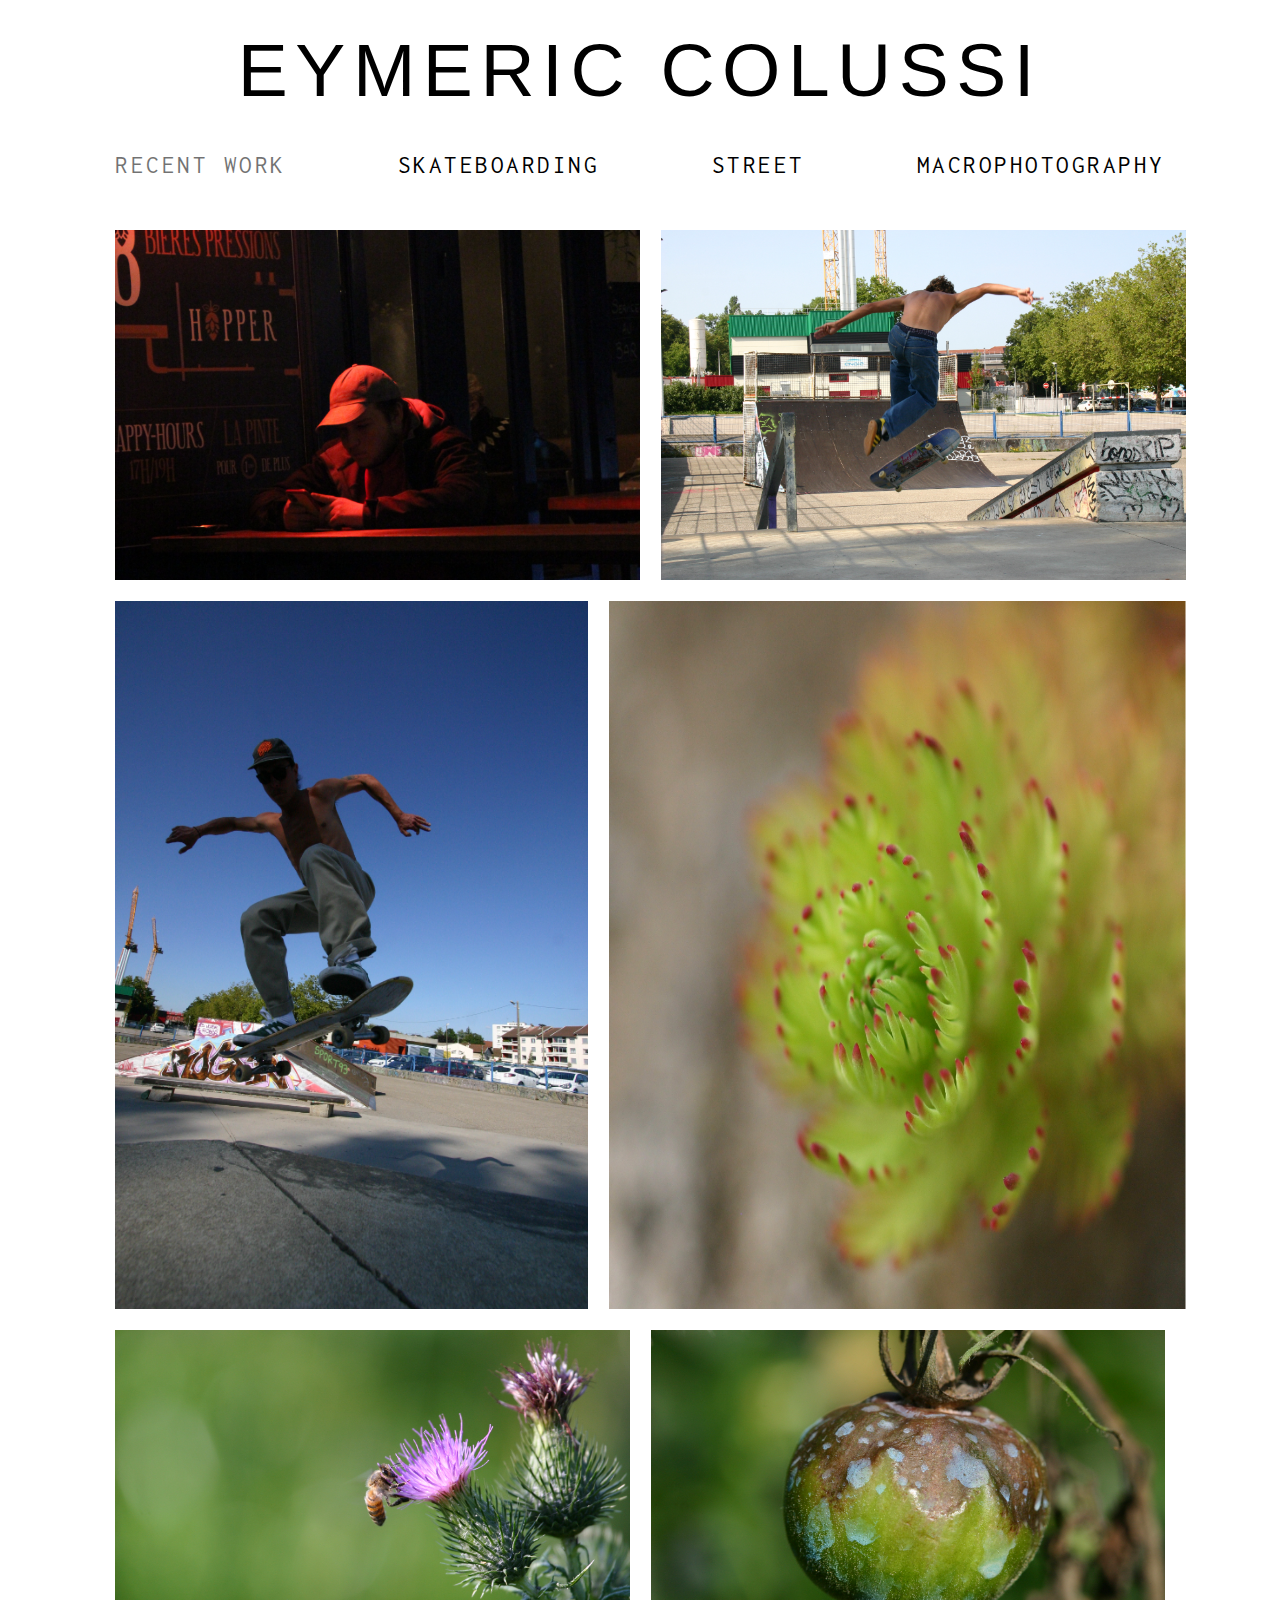
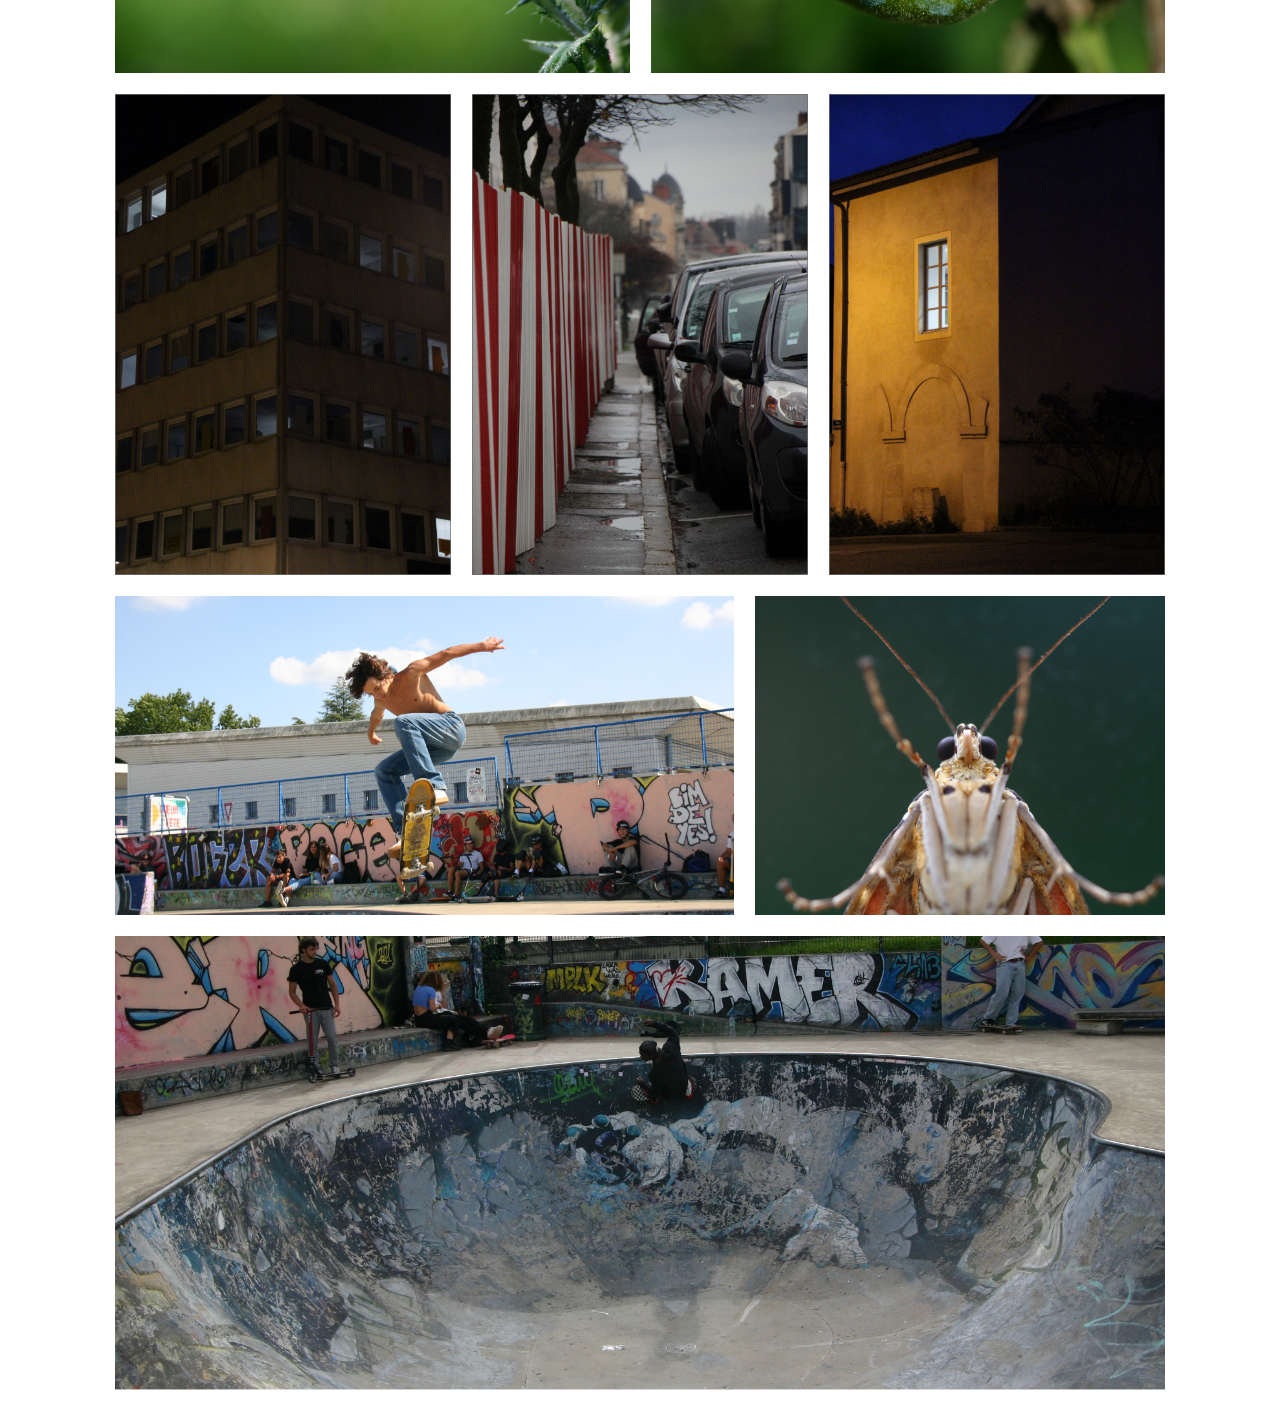
<file: index.html>
<!DOCTYPE html>
<html lang="en">

<head>
  <meta charset="UTF-8" />
  <meta http-equiv="X-UA-Compatible" content="IE=edge" />
  <meta name="viewport" content="width=device-width, initial-scale=1.0" />
  <link rel="stylesheet" href="./styles/styles.css" />
  <link rel="icon" type="image/png" sizes="16x16" href="./About/icon.png" />
  <link rel="icon" type="image/png" sizes="16x16" href="./logoNavigateur.png" />
  <title>EYMERIC COLUSSI</title>
</head>

<body>
  <div class="h2-menu">
    <h2 class="buttonMenu link">menu</h2>
  </div>
  <h1 class="link h1-non-resp">EYMERIC COLUSSI</h1>
  <h1 class="link h1-resp" style="margin-top: 50px; margin-bottom: 50px;">EYMERIC</h1>
  <h1 class="link h1-resp" style="margin-bottom: 50px;">COLUSSI</h1>

  <div class="h2-menu__non-responsive">
    <h3 class="" style="opacity: 55%; cursor: auto">recent work</h3>
    <h3 class="" onClick="window.location.href='./html/SKATEBOARDING.html'">
      SKATEBOARDING
    </h3>
    <h3 class="" onClick="window.location.href='./html/STREET.html'">STREET</h3>
    <h3 class="" onClick="window.location.href='./html/MACROPHOTOGRAPHY.html'">
      MACROPHOTOGRAPHY
    </h3>
  </div>

  <section class="responsive">
    <div class="responsive-content">
      <img class="link img1" onClick="window.location.href='./html/STREET.html'" src="./RECENT WORK/A-resp.png"
        alt="" />
      <img class="link img2" onClick="window.location.href='./html/SKATEBOARDING.html'" src="./RECENT WORK/B.png"
        alt="" />
      <img class="link img3" onClick="window.location.href='./html/SKATEBOARDING.html'" src="./RECENT WORK/C.png"
        alt="" />
      <img class="link img4" onClick="window.location.href='./html/MACROPHOTOGRAPHY.html'" src="./RECENT WORK/D.png"
        alt="" />
      <img class="link img5" onClick="window.location.href='./html/MACROPHOTOGRAPHY.html'" src="./RECENT WORK/E.png"
        alt="" />
      <img class="link img6" onClick="window.location.href='./html/MACROPHOTOGRAPHY.html'" src="./RECENT WORK/F.png"
        alt="" />
      <img class="link img7" onClick="window.location.href='./html/STREET.html'" src="./RECENT WORK/G.png" alt="" />
      <img class="link img8" onClick="window.location.href='./html/STREET.html'" src="./RECENT WORK/H.png" alt="" />
      <img class="link img9" onClick="window.location.href='./html/STREET.html'" src="./RECENT WORK/I.png" alt="" />
      <img class="link img10" onClick="window.location.href='./html/SKATEBOARDING.html'" src="./RECENT WORK/J-resp.png"
        alt="" />
      <img class="link img11" onClick="window.location.href='./html/MACROPHOTOGRAPHY.html'"
        src="./RECENT WORK/K-resp.png" alt="" />
      <img class="link img12" onClick="window.location.href='./html/SKATEBOARDING.html'" src="./RECENT WORK/L.png"
        alt="" />


      <!-- <footer class="responsive-footer">
          <p class="responsive-footer__link" target="_blanck"
          onClick="window.location.href='https://www.instagram.com/eymeric.cls/'">
          @eymeric.cls
        </p>
        <div class="responisve-footer__link-grid">
          <div class="responisve-footer__link-grid-ligne">
            <p class="responsive-footer__link" target="_blanck"
            onClick="window.location.href='https://www.instagram.com/_evanguillermin/'">
            @_evanguillermin
          </p>
          <p class="responsive-footer__link" target="_blanck"
          onClick="window.location.href='https://www.instagram.com/camilleleroi/'">
          @camilleleroi
        </p>
      </div>
      <div class="responisve-footer__link-grid-ligne">
        <p class="responsive-footer__link" target="_blanck"
        onClick="window.location.href='https://www.instagram.com/mael_brtl/'">
        @mael_brtl
      </p>
      <p class="responsive-footer__link" target="_blanck"
      onClick="window.location.href='https://www.instagram.com/ch0b0oo/'">
      @ch0b0oo
            </p>
          </div>
          <p class="responsive-footer__link responsive-footer__link-bottom" target="_blanck"
          onClick="window.location.href='https://www.instagram.com/zazouvstheworld/'">
          @zazouvstheworld
        </p>
      </div>
    </footer> -->
    </div>

    <div class="nav">
      <div class="carré"></div>
      <h3 class="nav-link1 nav-link" style="opacity: 55%">recent work</h3>
      <h3 class="nav-link2 nav-link" onClick="window.location.href='./html/SKATEBOARDING.html'">
        SKATEBOARDING
      </h3>
      <h3 class="nav-link3 nav-link" onClick="window.location.href='./html/MACROPHOTOGRAPHY.html'">
        MACROPHOTOGRAPHY
      </h3>
      <h3 class="nav-link4 nav-link" onClick="window.location.href='./html/STREET.html'">
        STREET
      </h3>
    </div>
  </section>

  <section class="non-responsive">
    <div class="non-responsive-content">
      <div class="img-content">
        <div class="flex">
          <img class="link img-non-resp img1" onClick="window.location.href='./html/STREET.html'"
            src="./RECENT WORK/A.png" alt="" />
          <img class="link img2" onClick="window.location.href='./html/SKATEBOARDING.html'" src="./RECENT WORK/B.png"
            alt="" />
        </div>
        <div class="flex">
          <img class="link img-non-resp img3" onClick="window.location.href='./html/SKATEBOARDING.html'"
            src="./RECENT WORK/C.png" alt="" />
          <img class="link img4" onClick="window.location.href='./html/MACROPHOTOGRAPHY.html'" src="./RECENT WORK/D.png" alt="" />
        </div>
        <div class="flex">
          <img class="link img-non-resp img5" onClick="window.location.href='./html/MACROPHOTOGRAPHY.html'"
            src="./RECENT WORK/E.png" alt="" />
          <img class="link img6" onClick="window.location.href='./html/MACROPHOTOGRAPHY.html'" src="./RECENT WORK/F.png" alt="" />
        </div>
        <div class="flex">
          <img class="link img-non-resp img7" onClick="window.location.href='./html/STREET.html'"
            src="./RECENT WORK/G.png" alt="" />
          <img class="link img-non-resp img8" onClick="window.location.href='./html/STREET.html'"
            src="./RECENT WORK/H.png" alt="" />
          <img class="link img9" onClick="window.location.href='./html/STREET.html'" src="./RECENT WORK/I.png"
            alt="" />
        </div>
        <div class="flex">
          <img class="link img-non-resp img10" onClick="window.location.href='./html/SKATEBOARDING.html'"
            src="./RECENT WORK/J.png" alt="" />
          <img class="link img11" onClick="window.location.href='./html/MACROPHOTOGRAPHY.html'" src="./RECENT WORK/K.png"
            alt="" />
        </div>
        <div class="flex">
          <img class="link img12" onClick="window.location.href='./html/SKATEBOARDING.html'" src="./RECENT WORK/L.png"
            alt="" />
        </div>
      </div>
    </div>
    <!-- <footer class="non-responsive-footer">

      <p class="non-responsive-footer__link" target="_blanck"
        onClick="window.location.href='https://www.instagram.com/eymeric.cls/'">
        @eymeric.cls
      </p>

      <div class="non-responisve-footer__link-grid">
        <div class="non-responisve-footer__link-grid-ligne">
          <p class="non-responsive-footer__link" target="_blanck"
            onClick="window.location.href='https://www.instagram.com/_evanguillermin/'">
            @_evanguillermin
          </p>
          <p class="non-responsive-footer__link" target="_blanck"
            onClick="window.location.href='https://www.instagram.com/camilleleroi/'">
            @camilleleroi
          </p>
          <p class="non-responsive-footer__link" target="_blanck"
            onClick="window.location.href='https://www.instagram.com/mael_brtl/'">
            @mael_brtl
          </p>
          <p class="non-responsive-footer__link" target="_blanck"
            onClick="window.location.href='https://www.instagram.com/ch0b0oo/'">
            @ch0b0oo
          </p>
          <p class="non-responsive-footer__link" target="_blanck"
            onClick="window.location.href='https://www.instagram.com/zazouvstheworld/'">
            @zazouvstheworld
          </p>
        </div>
      </div>
    </footer> -->
  </section>

  <script src="./app.js"></script>
</body>

</html>
</file>
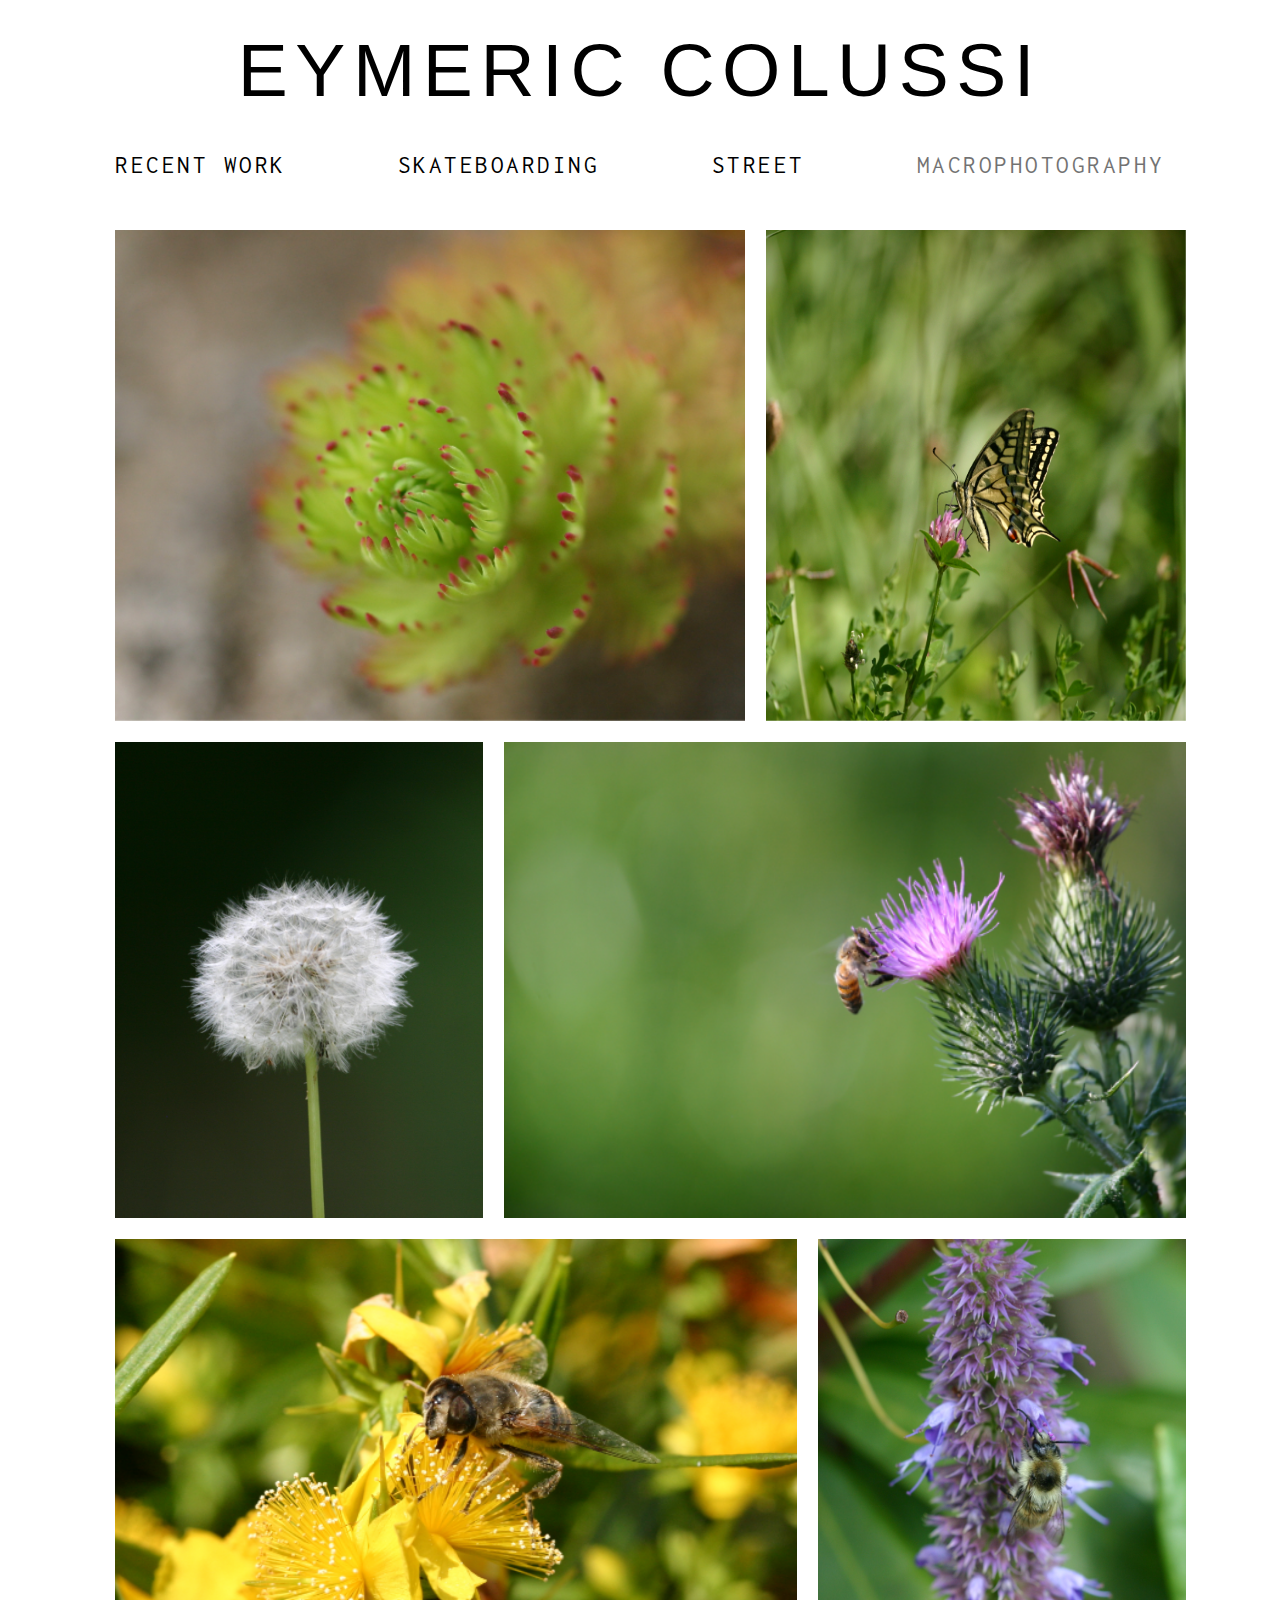
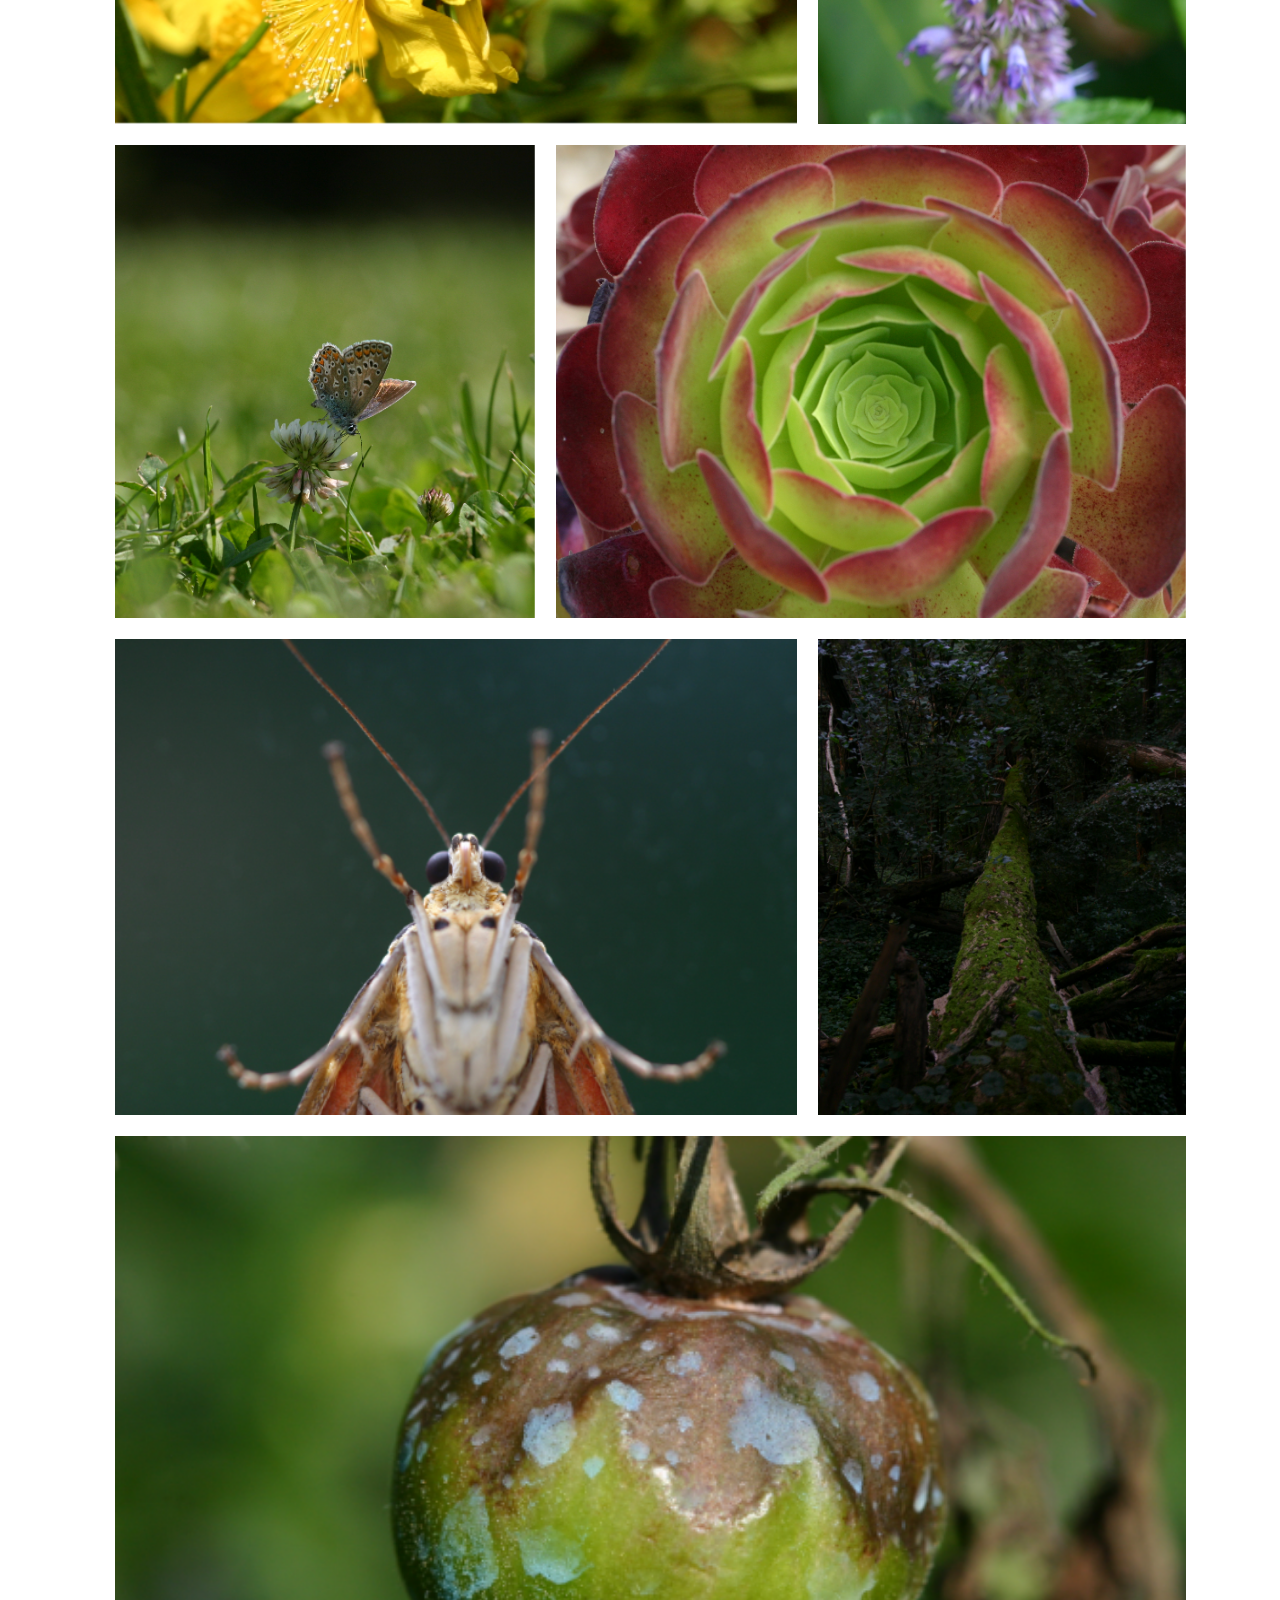
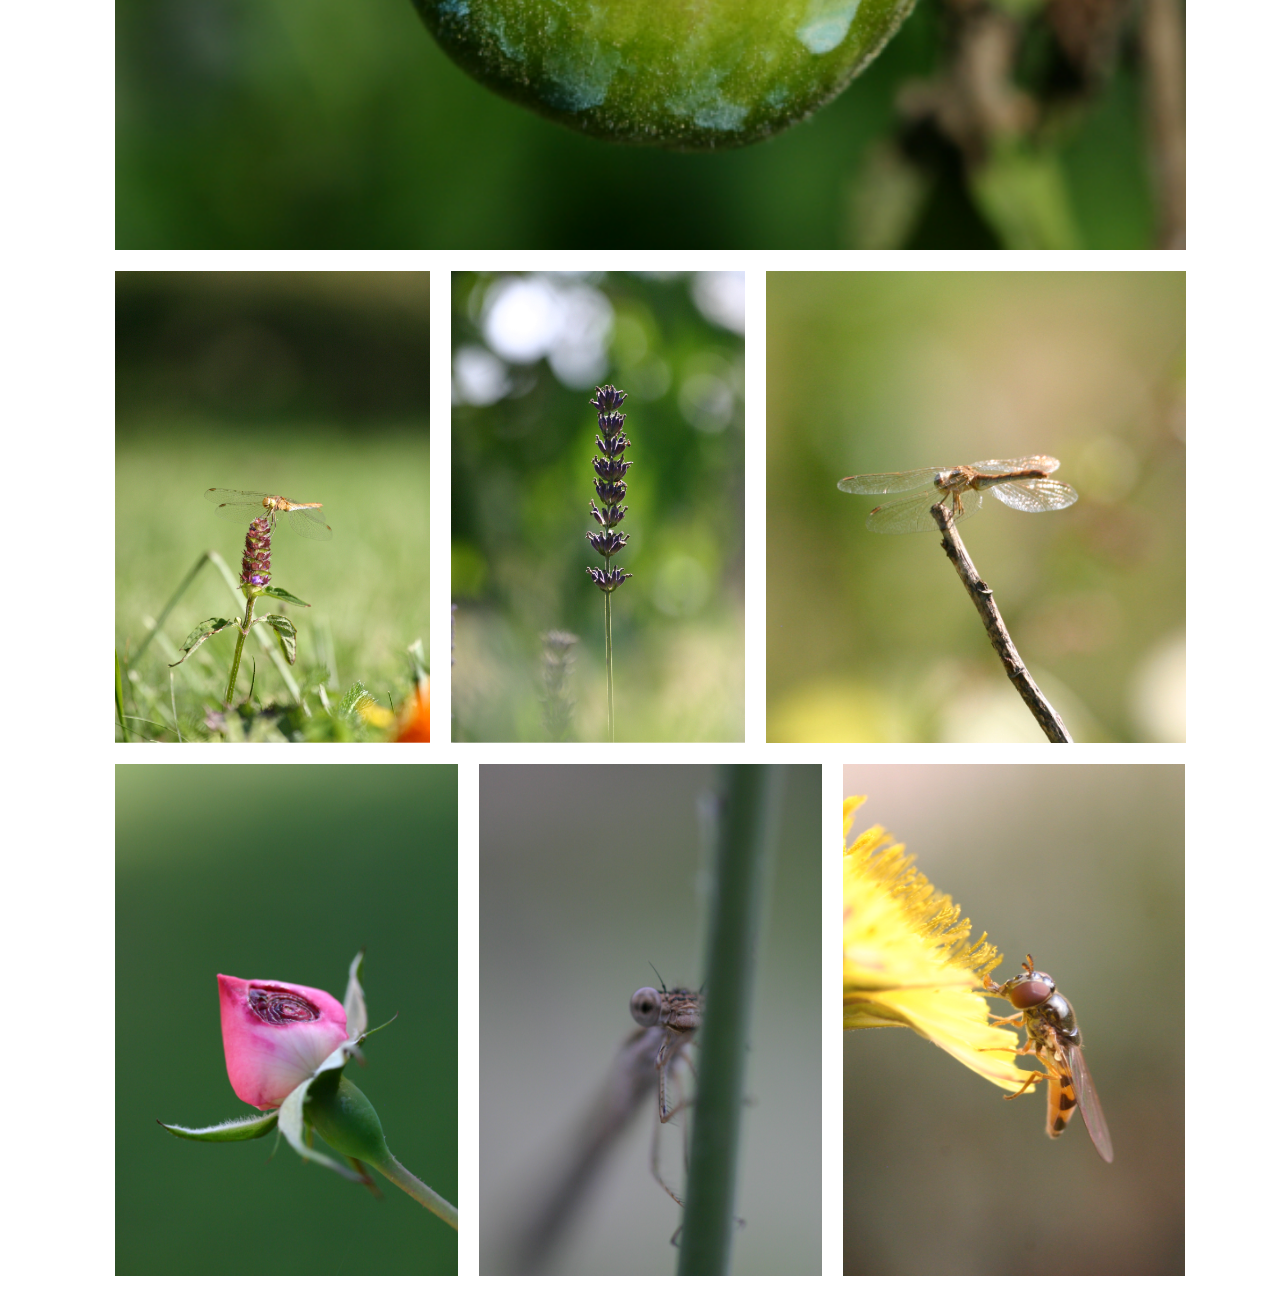
<file: html/MACROPHOTOGRAPHY.html>
<!DOCTYPE html>
<html lang="en">
  <head>
    <meta charset="UTF-8" />
    <meta http-equiv="X-UA-Compatible" content="IE=edge" />
    <meta name="viewport" content="width=device-width, initial-scale=1.0" />
    <link rel="icon" type="image/png" sizes="16x16" href="./About/icon.png" />
    <link
      rel="icon"
      type="image/png"
      sizes="16x16"
      href="./logoNavigateur.png"
    />
    <link rel="stylesheet" href="../styles/styles.css" />
  </head>
  <body>
    <div class="h2-menu">
      <h2 class="buttonMenu link">menu</h2>
    </div>
    <h1 onClick="window.location.href='../index.html'" class="link h1-non-resp">
      EYMERIC COLUSSI
    </h1>
    <h1 class="link h1-resp" style="margin-top: 50px; margin-bottom: 50px">
      EYMERIC
    </h1>
    <h1 class="link h1-resp" style="margin-bottom: 50px">COLUSSI</h1>
    <div class="h2-menu__non-responsive">
      <h3 class="" onClick="window.location.href='../index.html'">
        recent work
      </h3>
      <h3 class="" onClick="window.location.href='../html/SKATEBOARDING.html'">
        SKATEBOARDING
      </h3>
      <h3 class="" onClick="window.location.href='../html/STREET.html'">
        STREET
      </h3>
      <h3 class="" style="opacity: 55%; cursor: auto">MACROPHOTOGRAPHY</h3>
    </div>

    <section class="responsive">
      <div class="responsive-content">
        <img src="../MACROPHOTOGRAPHY/A-resp.png" alt="" />
        <img src="../MACROPHOTOGRAPHY/B-resp.png" alt="" />
        <img src="../MACROPHOTOGRAPHY/C-resp.png" alt="" />
        <img src="../MACROPHOTOGRAPHY/D-resp.png" alt="" />
        <img src="../MACROPHOTOGRAPHY/E-resp.png" alt="" />
        <img src="../MACROPHOTOGRAPHY/F-resp.png" alt="" />
        <img src="../MACROPHOTOGRAPHY/G-resp.png" alt="" />
        <img src="../MACROPHOTOGRAPHY/H-resp.png" alt="" />
        <img src="../MACROPHOTOGRAPHY/I-resp.png" alt="" />
        <img src="../MACROPHOTOGRAPHY/J-resp.png" alt="" />
        <img src="../MACROPHOTOGRAPHY/K-resp.png" alt="" />
        <img src="../MACROPHOTOGRAPHY/L-resp.png" alt="" />
        <img src="../MACROPHOTOGRAPHY/M-resp.png" alt="" />
        <img src="../MACROPHOTOGRAPHY/N-resp.png" alt="" />
        <img src="../MACROPHOTOGRAPHY/O.png" alt="" />
        <img src="../MACROPHOTOGRAPHY/P.png" alt="" />
        <img src="../MACROPHOTOGRAPHY/Q-resp.png" alt="" />

        <!-- <footer class="responsive-footer">
          <p
            class="
              responsive-footer__link
              link
              responsive-footer__link-bottom
              non-responsive-footer__link-MACRO
            "
            style="margin: 0"
            target="_blanck"
            onClick="window.location.href='https://www.instagram.com/eymeric.cls/'"
          >
            @eymeric.cls
          </p>
        </footer> -->
      </div>

      <div class="nav">
        <div class="carré"></div>
        <h3
          class="nav-link1 nav-link"
          onClick="window.location.href='../index.html'"
        >
          recent work
        </h3>
        <h3
          class="nav-link2 nav-link"
          onClick="window.location.href='../html/SKATEBOARDING.html'"
        >
          SKATEBOARDING
        </h3>
        <h3
        class="nav-link3 nav-link"
        onClick="window.location.href='../html/STREET.html'"
      >
        STREET
      </h3>
        <h3 class="nav-link4 nav-link" style="opacity: 55%">
          MACROPHOTOGRAPHY
        </h3>

      </div>
    </section>

    <section class="non-responsive">
      <div class="non-responsive-content">
        <div class="img-content">
          <div class="flex">
            <img
              class="img1-MACRO img-non-resp"
              src="../MACROPHOTOGRAPHY/A-resp.png"
              alt=""
            />
            <img class="img2-MACRO" src="../MACROPHOTOGRAPHY/B.png" alt="" />
          </div>
          <div class="flex">
            <img
              class="img3-MACRO img-non-resp"
              src="../MACROPHOTOGRAPHY/C.png"
              alt=""
            />
            <img
              class="img4-MACRO"
              src="../MACROPHOTOGRAPHY/D-resp.png"
              alt=""
            />
          </div>
          <div class="flex">
            <img
              class="img5-MACRO img-non-resp"
              src="../MACROPHOTOGRAPHY/E-resp.png"
              alt=""
            />
            <img class="img6-MACRO" src="../MACROPHOTOGRAPHY/F.png" alt="" />
          </div>
          <div class="flex">
            <img
              class="img7-MACRO img-non-resp"
              src="../MACROPHOTOGRAPHY/G.png"
              alt=""
            />
            <img class="img8-MACRO" src="../MACROPHOTOGRAPHY/H.png" alt="" />
          </div>
          <div class="flex">
            <img
              class="img9-MACRO img-non-resp"
              src="../MACROPHOTOGRAPHY/I-resp.png"
              alt=""
            />
            <img class="img10-MACRO" src="../MACROPHOTOGRAPHY/J.png" alt="" />
          </div>
          <div class="flex">
            <img
              class="img11-MACRO"
              src="../MACROPHOTOGRAPHY/K-resp.png"
              alt=""
            />
          </div>
          <div class="flex">
            <img
              class="img12-MACRO img-non-resp"
              src="../MACROPHOTOGRAPHY/L-resp.png"
              alt=""
            />
            <img
              class="img13-MACRO img-non-resp"
              src="../MACROPHOTOGRAPHY/M-resp.png"
              alt=""
            />
            <img class="img14-MACRO" src="../MACROPHOTOGRAPHY/N.png" alt="" />
          </div>
          <div class="flex">
            <img
              class="img15-MACRO img-non-resp"
              src="../MACROPHOTOGRAPHY/O.png"
              alt=""
            />
            <img
              class="img16-MACRO img-non-resp"
              src="../MACROPHOTOGRAPHY/P.png"
              alt=""
            />
            <img class="img17-MACRO" src="../MACROPHOTOGRAPHY/Q.png" alt="" />
          </div>
        </div>
      </div>

      <!-- <footer class="non-responsive-footer">
        <p
          class="
            non-responsive-footer__link-MACRO
            responsive-footer__link-bottom
          "
          target="_blanck"
          onClick="window.location.href='https://www.instagram.com/eymeric.cls/'"
        >
          @eymeric.cls
        </p>
      </footer> -->
    </section>

    <script src="../app.js"></script>
  </body>
</html>
</file>
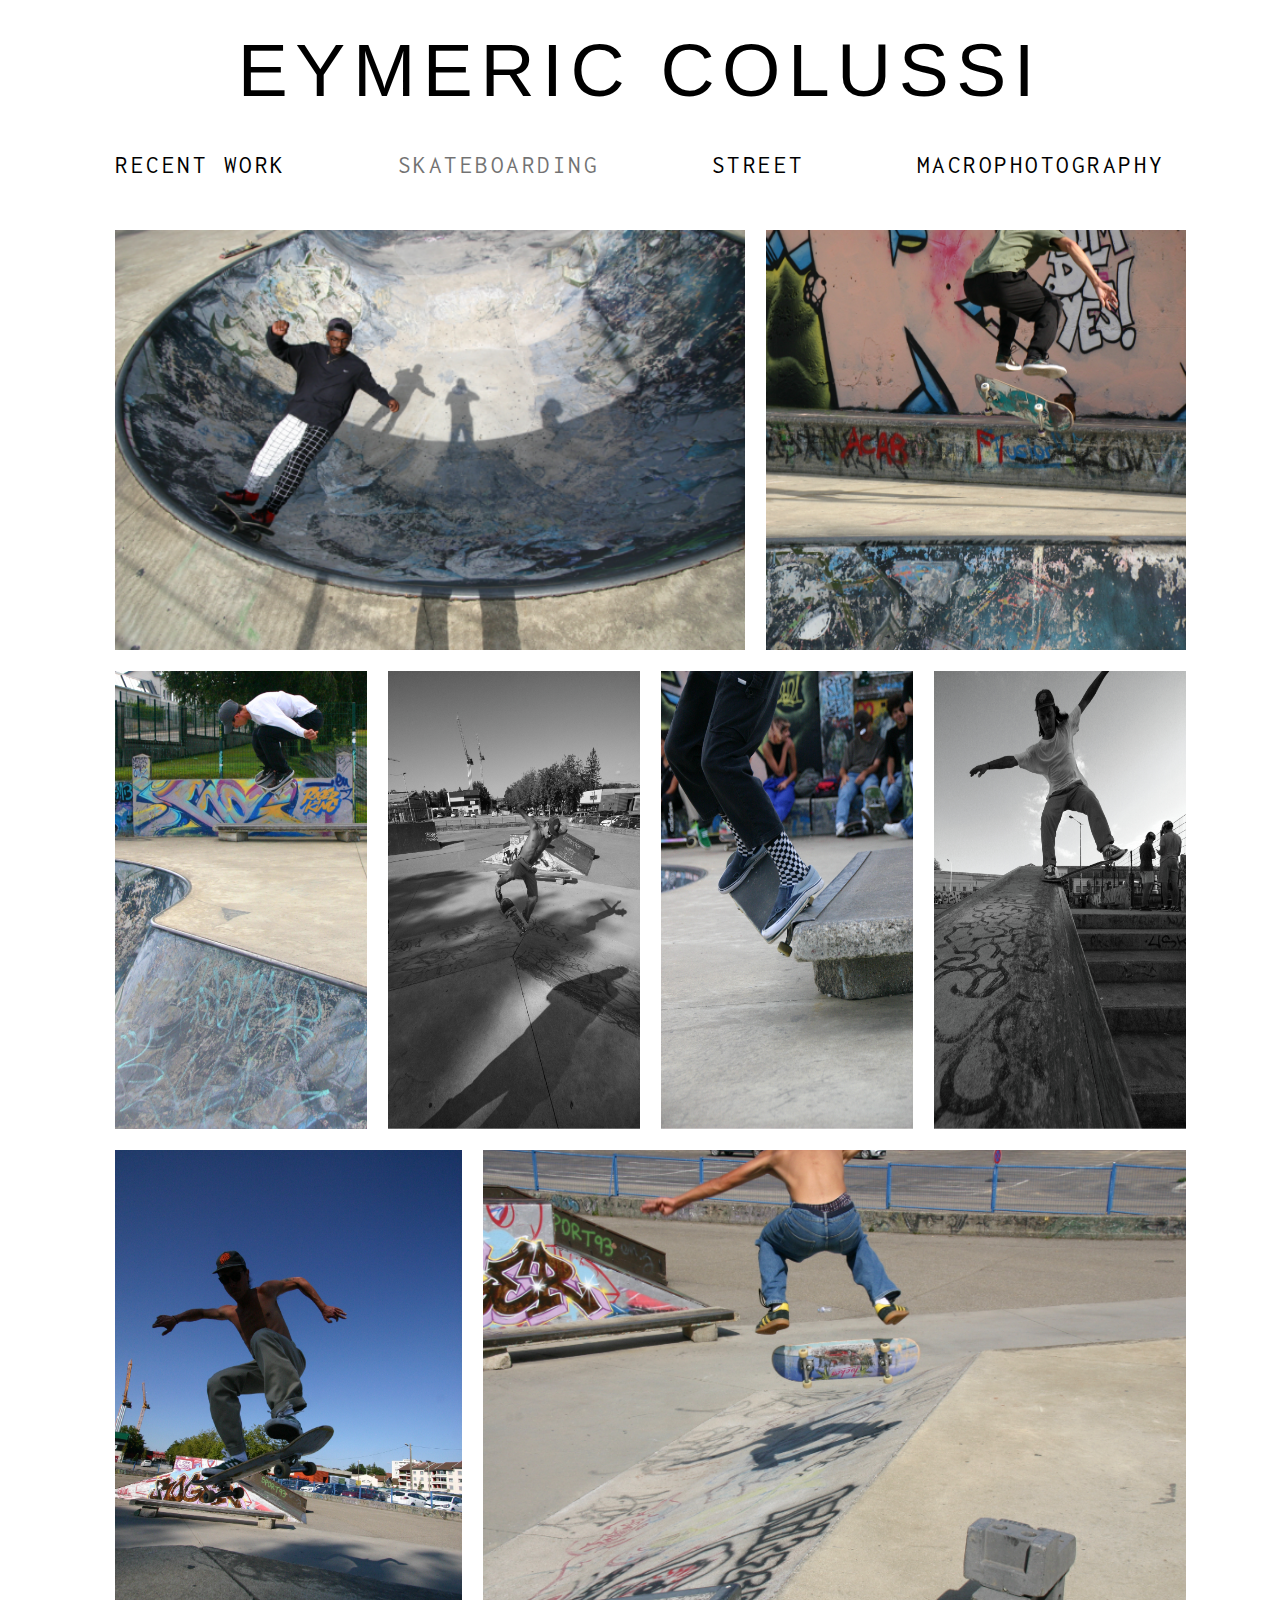
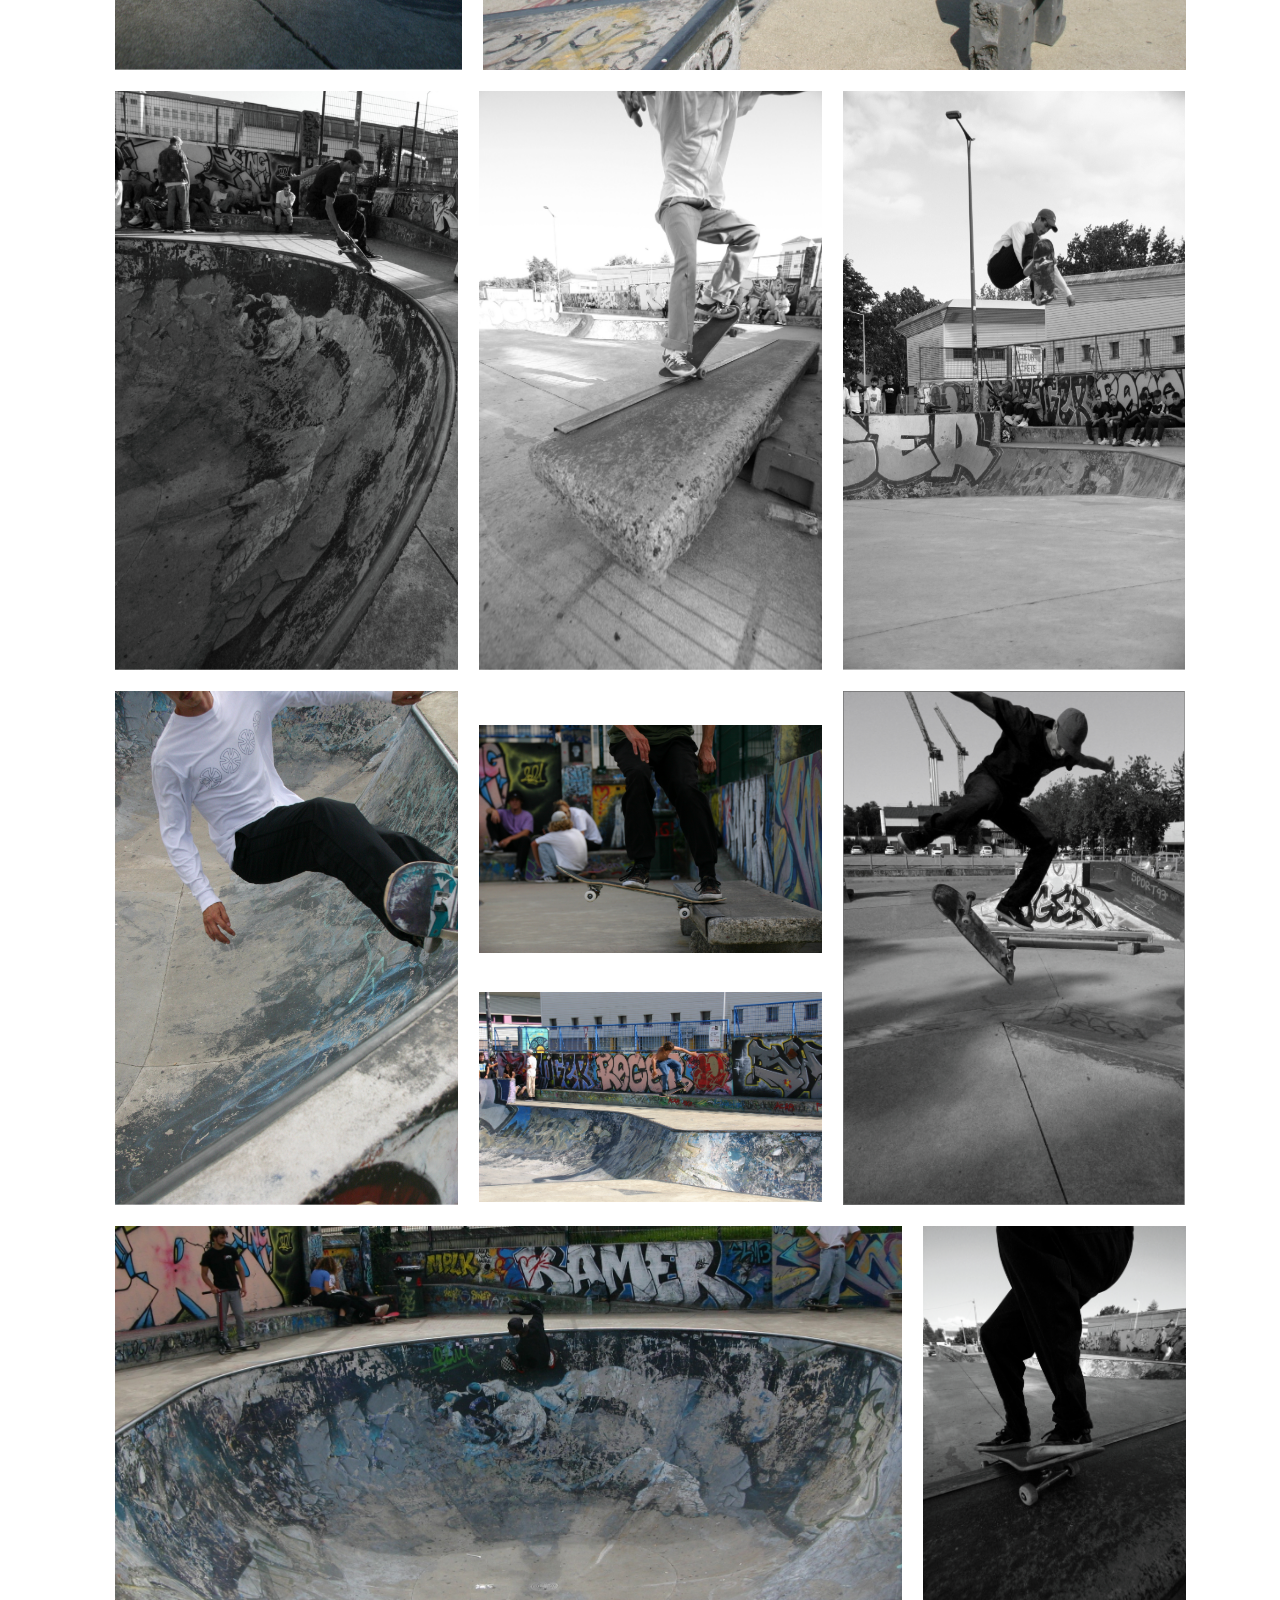
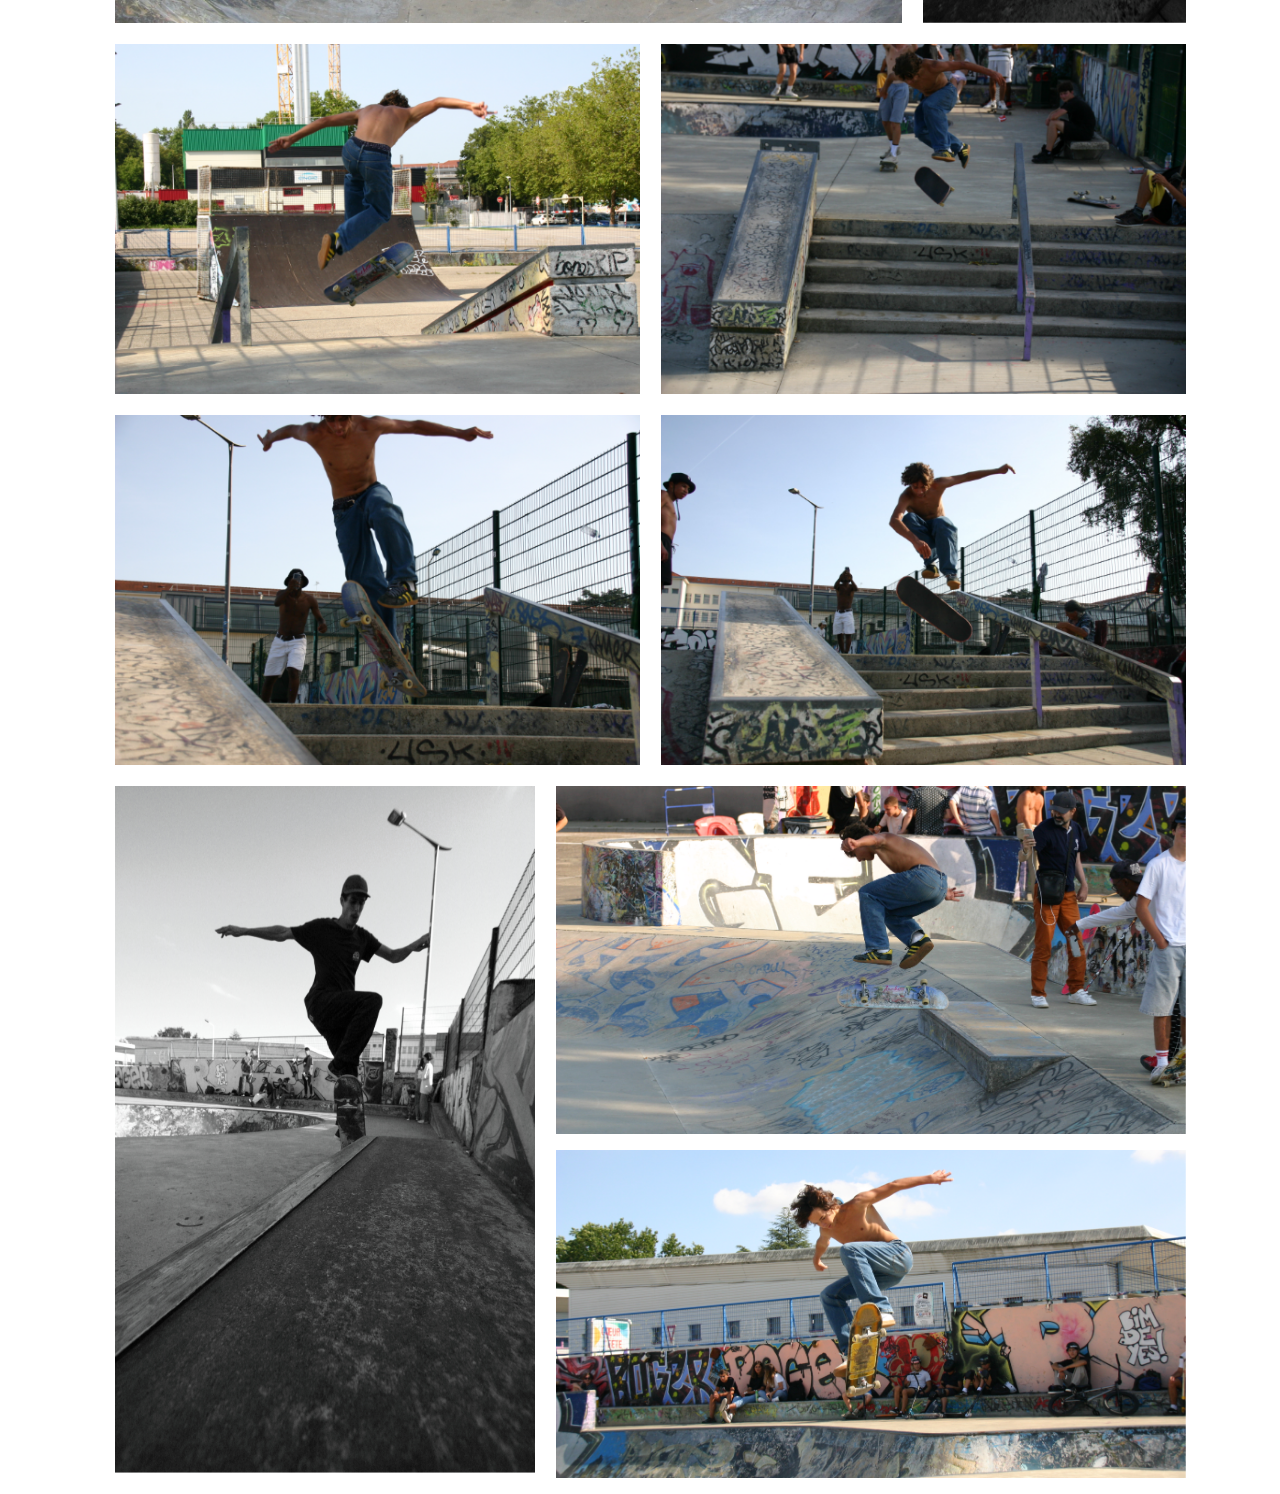
<file: html/SKATEBOARDING.html>
<!DOCTYPE html>
<html lang="en">

<head>
  <meta charset="UTF-8">
  <meta http-equiv="X-UA-Compatible" content="IE=edge">
  <meta name="viewport" content="width=device-width, initial-scale=1.0">
  <link rel="stylesheet" href="../styles/styles.css">
  <link rel="icon" type="image/png" sizes="16x16" href="./About/icon.png" />
  <link rel="icon" type="image/png" sizes="16x16" href="./logoNavigateur.png" />
</head>

<body>
  <div class="h2-menu">
    <h2 class="buttonMenu link">menu</h2>
  </div>
  <h1 onClick="window.location.href='../index.html'" class="link h1-non-resp">EYMERIC COLUSSI</h1>
  <h1 class="link h1-resp" style="margin-top: 50px; margin-bottom: 50px;">EYMERIC</h1>
  <h1 class="link h1-resp" style="margin-bottom: 50px;">COLUSSI</h1>
  <div class="h2-menu__non-responsive">
    <h3 class="" onClick="window.location.href='../index.html'">recent work</h3>
    <h3 class="" style="opacity: 55%; cursor: auto;">SKATEBOARDING</h3>
    <h3 class="" onClick="window.location.href='../html/STREET.html'">STREET</h3>
    <h3 class="" onClick="window.location.href='../html/MACROPHOTOGRAPHY.html'">MACROPHOTOGRAPHY</h3>
  </div>

  <section class="responsive">
    <div class="responsive-content">
      <img src="../SKATEBOARDING/A-resp.png" alt="">
      <img Src="../SKATEBOARDING/B-resp.png" alt="">
      <img src="../SKATEBOARDING/C-resp.png" alt="">
      <img src="../SKATEBOARDING/D-resp.png" alt="">
      <img src="../SKATEBOARDING/E-resp.png" alt="">
      <img src="../SKATEBOARDING/F-resp.png" alt="">
      <img src="../SKATEBOARDING/G-resp.png" alt="">
      <img src="../SKATEBOARDING/H-resp.png" alt="">
      <img src="../SKATEBOARDING/I-resp.png" alt="">
      <img src="../SKATEBOARDING/J-resp.png" alt="">
      <img src="../SKATEBOARDING/K-resp.png" alt="">
      <img src="../SKATEBOARDING/L-resp.png" alt="">
      <img src="../SKATEBOARDING/M-resp.png" alt="">
      <img src="../SKATEBOARDING/N-resp.png" alt="">
      <img src="../SKATEBOARDING/O-resp.png" alt="">
      <img src="../SKATEBOARDING/P-resp.png" alt="">
      <img src="../SKATEBOARDING/Q-resp.png" alt="">
      <img src="../SKATEBOARDING/R-resp.png" alt="">
      <img src="../SKATEBOARDING/S-resp.png" alt="">
      <img src="../SKATEBOARDING/T-resp.png" alt="">
      <img src="../SKATEBOARDING/U-resp.png" alt="">
      <img src="../SKATEBOARDING/V-resp.png" alt="">
      <img src="../SKATEBOARDING/W-resp.png" alt="">
      <img src="../SKATEBOARDING/X-resp.png" alt="">

      <!-- <footer class="responsive-footer">
        <p class="responsive-footer__link link" target="_blanck"
          onClick="window.location.href='https://www.instagram.com/eymeric.cls/'">@eymeric.cls</p>
        <div class="responisve-footer__link-grid">
          <div class="responisve-footer__link-grid-ligne">
            <p class="responsive-footer__link" target="_blanck"
              onClick="window.location.href='https://www.instagram.com/_evanguillermin/'">@_evanguillermin</p>
            <p class="responsive-footer__link" target="_blanck"
              onClick="window.location.href='https://www.instagram.com/camilleleroi/'">@camilleleroi</p>
          </div>
          <div class="responisve-footer__link-grid-ligne">
            <p class="responsive-footer__link" target="_blanck"
              onClick="window.location.href='https://www.instagram.com/mael_brtl/'">@mael_brtl</p>
            <p class="responsive-footer__link" target="_blanck"
              onClick="window.location.href='https://www.instagram.com/ch0b0oo/'">@ch0b0oo</p>
          </div>
          <p class="responsive-footer__link responsive-footer__link-bottom" target="_blanck"
            onClick="window.location.href='https://www.instagram.com/zazouvstheworld/'">@zazouvstheworld</p>
        </div>
      </footer> -->
    </div>

    <div class="nav">
      <div class="carré"></div>
      <h3 class="nav-link1 nav-link" onClick="window.location.href='../index.html'">recent work</h3>
      <h3 class="nav-link2 nav-link" style="opacity: 55%;">SKATEBOARDING</h3>
      <h3 class="nav-link3 nav-link" onClick="window.location.href='../html/STREET.html'">STREET</h3>
      <h3 class="nav-link4 nav-link" onClick="window.location.href='../html/MACROPHOTOGRAPHY.html'">MACROPHOTOGRAPHY
      </h3>
    </div>

  </section>




  <section class="non-responsive">
    <div class="non-responsive-content">
      <div class="img-content">
        <div class="flex">
          <img class="img1-SKATE img-non-resp" src="../SKATEBOARDING/A-resp.png" alt="">
          <img class="img2-SKATE" Src="../SKATEBOARDING/B.png" alt="">
        </div>
        <div class="flex">
          <img class="img3-SKATE img-non-resp" src="../SKATEBOARDING/C.png" alt="">
          <img class="img4-SKATE img-non-resp" src="../SKATEBOARDING/D-resp.png" alt="">
          <img class="img5-SKATE img-non-resp" src="../SKATEBOARDING/E-resp.png" alt="">
          <img class="img6-SKATE" src="../SKATEBOARDING/F-resp.png" alt="">
        </div>
        <div class="flex">
          <img class="img7-SKATE img-non-resp" src="../SKATEBOARDING/G-resp.png" alt="">
          <img class="img8-SKATE" src="../SKATEBOARDING/H.png" alt="">
        </div>
        <div class="flex">
          <img class="img9-SKATE img-non-resp" src="../SKATEBOARDING/I-resp.png" alt="">
          <img class="img10-SKATE img-non-resp" src="../SKATEBOARDING/J.png" alt="">
          <img class="img11-SKATE" src="../SKATEBOARDING/K-resp.png" alt="">
        </div>
        <div class="flex">
          <img class="img12-SKATE img-non-resp" src="../SKATEBOARDING/L-resp.png" alt="">
          <div class="block  img-non-resp ligne6">
            <img class="img13-SKATE" style="margin-top: 10%; margin-bottom: 10%;" src="../SKATEBOARDING/M-resp.png"
              alt="">
            <img class="img14-SKATE" src="../SKATEBOARDING/N.png" alt="">
          </div>
          <img class="img15-SKATE" src="../SKATEBOARDING/O.png" alt="">
        </div>
        <div class="flex">
          <img class="img16-SKATE img-non-resp" src="../SKATEBOARDING/P.png" alt="">
          <img class="img17-SKATE" src="../SKATEBOARDING/Q-resp.png" alt="">
        </div>
        <div class="flex">
          <img class="img18-SKATE img-non-resp" src="../SKATEBOARDING/R-resp.png" alt="">
          <img class="img19-SKATE" src="../SKATEBOARDING/S-resp.png" alt="">
        </div>
        <div class="flex">
          <img class="img20-SKATE img-non-resp" src="../SKATEBOARDING/T-resp.png" alt="">
          <img class="img21-SKATE" src="../SKATEBOARDING/U-resp.png" alt="">
        </div>
        <div class="flex">
          <img class="img22-SKATE img-non-resp" src="../SKATEBOARDING/V-resp.png" alt="">
          <div class="block ligne9">
            <img class="img23-SKATE" src="../SKATEBOARDING/W.png" alt="">
            <img class="img24-SKATE" src="../SKATEBOARDING/X.png" alt="">
          </div>
        </div>
      </div>
    </div>
    <!-- <footer class="non-responsive-footer">
      <p class="non-responsive-footer__link" target="_blanck"
        onClick="window.location.href='https://www.instagram.com/eymeric.cls/'">
        @eymeric.cls
      </p>
      <div class="non-responisve-footer__link-grid">
        <div class="non-responisve-footer__link-grid-ligne">
          <p class="non-responsive-footer__link" target="_blanck"
            onClick="window.location.href='https://www.instagram.com/_evanguillermin/'">
            @_evanguillermin
          </p>
          <p class="non-responsive-footer__link" target="_blanck"
            onClick="window.location.href='https://www.instagram.com/camilleleroi/'">
            @camilleleroi
          </p>
          <p class="non-responsive-footer__link" target="_blanck"
            onClick="window.location.href='https://www.instagram.com/mael_brtl/'">
            @mael_brtl
          </p>
          <p class="non-responsive-footer__link" target="_blanck"
            onClick="window.location.href='https://www.instagram.com/ch0b0oo/'">
            @ch0b0oo
          </p>
          <p class="non-responsive-footer__link" target="_blanck"
            onClick="window.location.href='https://www.instagram.com/zazouvstheworld/'">
            @zazouvstheworld
          </p>
        </div>
      </div>
    </footer> -->
  </section>


  <script src="../app.js"></script>
</body>

</html>
</file>
<file: styles/styles.css>
/*######################################## GLOBAL ########################################*/

@import url("https://fonts.googleapis.com/css2?family=Inconsolata:wght@200;300;400;500;600;700;800;900&display=swap");
@font-face {
  font-family: "xagregular";
  src: url("../Typo/webfontkit-20210905-034717/xag_regular-webfont.woff2")
      format("woff2"),
    url("../Typo/webfontkit-20210905-034717/xag_regular-webfont.woff2")
      format("woff");
  font-weight: normal;
  font-style: normal;
}
@font-face {
  font-family: "eightiesregular";
  src: url("../Typo/") format("woff2"), url("../Typo/") format("woff");
  font-weight: normal;
  font-style: normal;
}
@font-face {
  font-family: "Aventa";
  src: url("../Typo/Aventa\ variable/Aventa-Italic.eot");
  src: local("Aventa Italic"), local("Aventa-Italic"),
    url("../Typo/Aventa\ variable/Aventa-Italic.eot?#iefix")
      format("embedded-opentype"),
    url("../Typo/Aventa\ variable/Aventa-Italic.woff2") format("woff2"),
    url("../Typo/Aventa\ variable/Aventa-Italic.woff") format("woff"),
    url("../Typo/Aventa\ variable/Aventa-Italic.ttf") format("truetype");
  font-weight: normal;
  font-style: italic;
}

@font-face {
  font-family: "Aventa Extra";
  src: url("../Typo/Aventa\ variable/Aventa-ExtraLight.eot");
  src: local("Aventa Extra Light"), local("Aventa-ExtraLight"),
    url("../Typo/Aventa\ variable/Aventa-ExtraLight.eot?#iefix")
      format("embedded-opentype"),
    url("../Typo/Aventa\ variable/Aventa-ExtraLight.woff2") format("woff2"),
    url("../Typo/Aventa\ variable/Aventa-ExtraLight.woff") format("woff"),
    url("../Typo/Aventa\ variable/Aventa-ExtraLight.ttf") format("truetype");
  font-weight: 200;
  font-style: normal;
}

@font-face {
  font-family: "Aventa";
  src: url("../Typo/Aventa\ variable/Aventa-Black.eot");
  src: local("Aventa Black"), local("Aventa-Black"),
    url("../Typo/Aventa\ variable/Aventa-Black.eot?#iefix")
      format("embedded-opentype"),
    url("../Typo/Aventa\ variable/Aventa-Black.woff2") format("woff2"),
    url("../Typo/Aventa\ variable/Aventa-Black.woff") format("woff"),
    url("../Typo/Aventa\ variable/Aventa-Black.ttf") format("truetype");
  font-weight: 900;
  font-style: normal;
}

@font-face {
  font-family: "Aventa Italic Variable";
  src: url("../Typo/Aventa\ variable/AventaItalicVariable.eot");
  src: local("Aventa Italic Variable"), local("AventaItalicVariable"),
    url("../Typo/Aventa\ variable/AventaItalicVariable.eot?#iefix")
      format("embedded-opentype"),
    url("../Typo/Aventa\ variable/AventaItalicVariable.woff2") format("woff2"),
    url("../Typo/Aventa\ variable/AventaItalicVariable.woff") format("woff"),
    url("../Typo/Aventa\ variable/AventaItalicVariable.ttf") format("truetype");
  font-weight: normal;
  font-style: italic;
}

@font-face {
  font-family: "Aventa";
  src: url("../Typo/Aventa\ variable/Aventa-BoldItalic.eot");
  src: local("Aventa Bold Italic"), local("Aventa-BoldItalic"),
    url("Aventa-BoldItalic.eot?#iefix") format("embedded-opentype"),
    url("Aventa-BoldItalic.woff2") format("woff2"),
    url("Aventa-BoldItalic.woff") format("woff"),
    url("Aventa-BoldItalic.ttf") format("truetype");
  font-weight: bold;
  font-style: italic;
}

@font-face {
  font-family: "Aventa Extra";
  src: url("../Typo/Aventa\ variable/Aventa-ExtraBoldItalic.eot");
  src: local("Aventa Extra Bold Italic"), local("Aventa-ExtraBoldItalic"),
    url("../Typo/Aventa\ variable/Aventa-ExtraBoldItalic.eot?#iefix")
      format("embedded-opentype"),
    url("../Typo/Aventa\ variable/Aventa-ExtraBoldItalic.woff2") format("woff2"),
    url("../Typo/Aventa\ variable/Aventa-ExtraBoldItalic.woff") format("woff"),
    url("../Typo/Aventa\ variable/Aventa-ExtraBoldItalic.ttf")
      format("truetype");
  font-weight: 800;
  font-style: italic;
}

@font-face {
  font-family: "Aventa Extra";
  src: url("../Typo/Aventa\ variable/Aventa-ExtraLightItalic.eot");
  src: local("Aventa Extra Light Italic"), local("Aventa-ExtraLightItalic"),
    url("../Typo/Aventa\ variable/Aventa-ExtraLightItalic.eot?#iefix")
      format("embedded-opentype"),
    url("../Typo/Aventa\ variable/Aventa-ExtraLightItalic.woff2")
      format("woff2"),
    url("../Typo/Aventa\ variable/Aventa-ExtraLightItalic.woff") format("woff"),
    url("../Typo/Aventa\ variable/Aventa-ExtraLightItalic.ttf")
      format("truetype");
  font-weight: 200;
  font-style: italic;
}

@font-face {
  font-family: "Aventa Extra";
  src: url("../Typo/Aventa\ variable/Aventa-ExtraBold.eot");
  src: local("Aventa Extra Bold"), local("Aventa-ExtraBold"),
    url("../Typo/Aventa\ variable/Aventa-ExtraBold.eot?#iefix")
      format("embedded-opentype"),
    url("../Typo/Aventa\ variable/Aventa-ExtraBold.woff2") format("woff2"),
    url("../Typo/Aventa\ variable/Aventa-ExtraBold.woff") format("woff"),
    url("../Typo/Aventa\ variable/Aventa-ExtraBold.ttf") format("truetype");
  font-weight: 800;
  font-style: normal;
}

@font-face {
  font-family: "Aventa";
  src: url("../Typo/Aventa\ variable/Aventa-Bold.eot");
  src: local("Aventa Bold"), local("Aventa-Bold"),
    url("../Typo/Aventa\ variable/Aventa-Bold.eot?#iefix")
      format("embedded-opentype"),
    url("../Typo/Aventa\ variable/Aventa-Bold.woff2") format("woff2"),
    url("../Typo/Aventa\ variable/Aventa-Bold.woff") format("woff"),
    url("../Typo/Aventa\ variable/Aventa-Bold.ttf") format("truetype");
  font-weight: bold;
  font-style: normal;
}

@font-face {
  font-family: "Aventa";
  src: url("../Typo/Aventa\ variable/Aventa-BlackItalic.eot");
  src: local("Aventa Black Italic"), local("Aventa-BlackItalic"),
    url("../Typo/Aventa\ variable/Aventa-BlackItalic.eot?#iefix")
      format("embedded-opentype"),
    url("../Typo/Aventa\ variable/Aventa-BlackItalic.woff2") format("woff2"),
    url("../Typo/Aventa\ variable/Aventa-BlackItalic.woff") format("woff"),
    url("../Typo/Aventa\ variable/Aventa-BlackItalic.ttf") format("truetype");
  font-weight: 900;
  font-style: italic;
}

@font-face {
  font-family: "Aventa";
  src: url("../Typo/Aventa\ variable/Aventa-ThinItalic.eot");
  src: local("Aventa Thin Italic"), local("Aventa-ThinItalic"),
    url("../Typo/Aventa\ variable/Aventa-ThinItalic.eot?#iefix")
      format("embedded-opentype"),
    url("../Typo/Aventa\ variable/Aventa-ThinItalic.woff2") format("woff2"),
    url("../Typo/Aventa\ variable/Aventa-ThinItalic.woff") format("woff"),
    url("../Typo/Aventa\ variable/Aventa-ThinItalic.ttf") format("truetype");
  font-weight: 100;
  font-style: italic;
}

@font-face {
  font-family: "Aventa";
  src: url("../Typo/Aventa\ variable/Aventa-Thin.eot");
  src: local("Aventa Thin"), local("Aventa-Thin"),
    url("../Typo/Aventa\ variable/Aventa-Thin.eot?#iefix")
      format("embedded-opentype"),
    url("../Typo/Aventa\ variable/Aventa-Thin.woff2") format("woff2"),
    url("../Typo/Aventa\ variable/Aventa-Thin.woff") format("woff"),
    url("../Typo/Aventa\ variable/Aventa-Thin.ttf") format("truetype");
  font-weight: 100;
  font-style: normal;
}

@font-face {
  font-family: "Aventa";
  src: url("../Typo/Aventa\ variable/Aventa-Medium.eot");
  src: local("Aventa Medium"), local("Aventa-Medium"),
    url("../Typo/Aventa\ variable/Aventa-Medium.eot?#iefix")
      format("embedded-opentype"),
    url("../Typo/Aventa\ variable/Aventa-Medium.woff2") format("woff2"),
    url("../Typo/Aventa\ variable/Aventa-Medium.woff") format("woff"),
    url("../Typo/Aventa\ variable/Aventa-Medium.ttf") format("truetype");
  font-weight: 500;
  font-style: normal;
}

@font-face {
  font-family: "Aventa";
  src: url("../Typo/Aventa\ variable/Aventa-LightItalic.eot");
  src: local("Aventa Light Italic"), local("Aventa-LightItalic"),
    url("../Typo/Aventa\ variable/Aventa-LightItalic.eot?#iefix")
      format("embedded-opentype"),
    url("../Typo/Aventa\ variable/Aventa-LightItalic.woff2") format("woff2"),
    url("../Typo/Aventa\ variable/Aventa-LightItalic.woff") format("woff"),
    url("../Typo/Aventa\ variable/Aventa-LightItalic.ttf") format("truetype");
  font-weight: 300;
  font-style: italic;
}

@font-face {
  font-family: "Aventa Semi";
  src: url("../Typo/Aventa\ variable/Aventa-SemiBold.eot");
  src: local("Aventa Semi Bold"), local("Aventa-SemiBold"),
    url("../Typo/Aventa\ variable/Aventa-SemiBold.eot?#iefix")
      format("embedded-opentype"),
    url("../Typo/Aventa\ variable/Aventa-SemiBold.woff2") format("woff2"),
    url("../Typo/Aventa\ variable/Aventa-SemiBold.woff") format("woff"),
    url("../Typo/Aventa\ variable/Aventa-SemiBold.ttf") format("truetype");
  font-weight: 600;
  font-style: normal;
}

@font-face {
  font-family: "Aventa";
  src: url("../Typo/Aventa\ variable/Aventa-Regular.eot");
  src: local("Aventa"), local("Aventa-Regular"),
    url("../Typo/Aventa\ variable/Aventa-Regular.eot?#iefix")
      format("embedded-opentype"),
    url("../Typo/Aventa\ variable/Aventa-Regular.woff2") format("woff2"),
    url("../Typo/Aventa\ variable/Aventa-Regular.woff") format("woff"),
    url("../Typo/Aventa\ variable/Aventa-Regular.ttf") format("truetype");
  font-weight: normal;
  font-style: normal;
}

@font-face {
  font-family: "Aventa Variable";
  src: url("../Typo/Aventa\ variable/AventaVariable.eot");
  src: local("Aventa Variable"), local("AventaVariable"),
    url("../Typo/Aventa\ variable/AventaVariable.eot?#iefix")
      format("embedded-opentype"),
    url("../Typo/Aventa\ variable/AventaVariable.woff2") format("woff2"),
    url("../Typo/Aventa\ variable/AventaVariable.woff") format("woff"),
    url("../Typo/Aventa\ variable/AventaVariable.ttf") format("truetype");
  font-weight: normal;
  font-style: normal;
}

@font-face {
  font-family: "Aventa";
  src: url("../Typo/Aventa\ variable/Aventa-Light.eot");
  src: local("Aventa Light"), local("Aventa-Light"),
    url("../Typo/Aventa\ variable/Aventa-Light.eot?#iefix")
      format("embedded-opentype"),
    url("../Typo/Aventa\ variable/Aventa-Light.woff2") format("woff2"),
    url("../Typo/Aventa\ variable/Aventa-Light.woff") format("woff"),
    url("../Typo/Aventa\ variable/Aventa-Light.ttf") format("truetype");
  font-weight: 300;
  font-style: normal;
}

@font-face {
  font-family: "Aventa";
  src: url("../Typo/Aventa\ variable/Aventa-MediumItalic.eot");
  src: local("Aventa Medium Italic"), local("Aventa-MediumItalic"),
    url("../Typo/Aventa\ variable/Aventa-MediumItalic.eot?#iefix")
      format("embedded-opentype"),
    url("../Typo/Aventa\ variable/Aventa-MediumItalic.woff2") format("woff2"),
    url("../Typo/Aventa\ variable/Aventa-MediumItalic.woff") format("woff"),
    url("../Typo/Aventa\ variable/Aventa-MediumItalic.ttf") format("truetype");
  font-weight: 500;
  font-style: italic;
}

@font-face {
  font-family: "Aventa Semi";
  src: url("../Typo/Aventa\ variable/Aventa-SemiBoldItalic.eot");
  src: local("Aventa Semi Bold Italic"), local("Aventa-SemiBoldItalic"),
    url("../Typo/Aventa\ variable/Aventa-SemiBoldItalic.eot?#iefix")
      format("embedded-opentype"),
    url("../Typo/Aventa\ variable/Aventa-SemiBoldItalic.woff2") format("woff2"),
    url("../Typo/Aventa\ variable/Aventa-SemiBoldItalic.woff") format("woff"),
    url("../Typo/Aventa\ variable/Aventa-SemiBoldItalic.ttf") format("truetype");
  font-weight: 600;
  font-style: italic;
}

/*! Generated by Font Squirrel (https://www.fontsquirrel.com) on September 5, 2021 */

@font-face {
  font-family: "typefesseclaire-obscure";
  src: url("../Typo/typefesse/typefesse_claire-obscure-webfont.woff2")
      format("woff2"),
    url("../Typo/typefesse/typefesse_claire-obscure-webfont.woff")
      format("woff");
  font-weight: normal;
  font-style: normal;
}
@font-face {
  font-family: "typefessepleine";
  src: url("../Typo/typefesse/typefesse_pleine-webfont.woff2") format("woff2"),
    url("../Typo/typefesse/typefesse_pleine-webfont.woff") format("woff");
  font-weight: normal;
  font-style: normal;
}

body {
  border: none;
  margin: 0;
  padding: 0;
  text-align: center;
  background-color: white;
  overflow-x: hidden;
}

.h2-menu__non-responsive,
.non-responsive-content,
.non-responsive-footer,
.h1-non-resp {
  position: absolute;
  top: -100000000000000000000px;
}

/*-------------------------ECRAN TEL (-900px de large)---------------------------------*/
h1 {
  /*font-family: "typefesseclaire-obscure";*/
  font-family: Arial;
  font-weight: 400;
  font-style: normal;
  line-height: 0em;
  text-transform: uppercase;
  letter-spacing: 0.1em;
  font-size: 45px;

  margin-top: 40px;
  margin-bottom: 40px;
  position: relative;
}

h2 {
  font-family: Inconsolata;
  font-weight: 400;
  font-style: normal;
  text-transform: uppercase;
  font-size: 19px;
  letter-spacing: 0.2em;
  text-align: center;

  margin-top: 20px;
  position: relative;
}

h3 {
  font-family: Inconsolata;
  font-weight: 400;
  font-style: normal;
  line-height: 0em;
  text-transform: uppercase;
  letter-spacing: 0.1em;
  font-size: 25px;
  cursor: pointer;
}

.link {
  cursor: pointer;
}
/*######################################## CONTENT ########################################*/

.responsive-content {
  /* background-color: black; */
  width: 100%;
  margin-top: 40px;
}

img {
  width: 90%;
  margin: 0;
  margin-bottom: 10px;
}

/*######################################## FOOTER ########################################*/

.footer {
  width: 100%;
  height: 20px;
}

footer {
  padding-top: 20px;
  background-color: rgba(0, 0, 0, 0.1);
  width: 100%;
  text-align: center;
  margin-bottom: 0;
  color: #707070;
}

.responsive-footer__link {
  color: #707070;
  cursor: pointer;
  margin-bottom: 0;
}
.responsive-footer__link-bottom {
  padding-bottom: 10px;
}

.responisve-footer__link-grid-ligne {
  margin-left: 50px;
  margin-right: 50px;
  display: flex;
  justify-content: space-around;
}

/*######################################## NAV ACTIVATE ########################################*/

.nav {
  transition: all 0.4s ease-out;
}
/*A envoyer à .responsive-content*/
.nav-activate {
  opacity: 0.2;
  z-index: -100000;
}

.nav-link {
  font-family: Inconsolata;
  font-weight: 400;
  font-style: normal;
  line-height: 0em;
  text-transform: uppercase;
  letter-spacing: 0.1em;
  font-size: 34px;

  position: absolute;
  top: -1000000000000px;
}

.nav-link__activate1 {
  position: absolute;
  top: 150px;
  left: 50px;

  z-index: 10000;
}
.nav-link__activate2 {
  position: absolute;
  top: 200px;
  left: 50px;

  z-index: 10000;
}
.nav-link__activate3 {
  position: absolute;
  top: 250px;
  left: 50px;

  z-index: 10000;
}
.nav-link__activate4 {
  position: absolute;
  top: 300px;
  left: 50px;

  z-index: 10000;
}

.nav-activate__h1-2 {
  opacity: 1;
  z-index: 10000;
}

.carré {
  position: absolute;
  top: -1000000px;
}
.carré__activate {
  position: fixed;
  width: 100%;
  height: 100vh;
  z-index: 1000;
  top: 0;
}

/*-------------------------ECRAN PC (+900px de large)---------------------------------*/
@media screen and (min-width: 900px) {
  body {
    overflow-x: hidden;
  }
  h1 {
    font-size: 75px;
    margin-top: 70px;
    margin-bottom: 70px;
  }
  .responsive,
  .h2-menu,
  .h1-resp {
    position: absolute;
    top: -100000000000000000000px;
  }
  .h2-menu__non-responsive {
    display: flex;
    justify-content: space-between;
    margin-right: 9%;
    margin-left: 9%;
  }
  .h2-menu__non-responsive,
  .non-responsive-content,
  .non-responsive-footer,
  .h1-non-resp {
    position: inherit;
  }
  .non-responsive-content {
    margin-top: 40px;
    padding-right: 9%;
    padding-left: 9%;
  }

  .img1 {
    width: 50%;
    height: auto;
  }
  .img2 {
    width: 50%;
    height: auto;
  }
  .img3 {
    width: 45%;
    height: auto;
  }
  .img4 {
    min-width: 55%;
    height: auto;
  }
  .img5 {
    min-width: 49%;
    height: auto;
  }
  .img6 {
    min-width: 49%;
    height: auto;
  }
  .img7 {
    min-width: 32%;
    height: auto;
  }
  .img8 {
    min-width: 32%;
    height: auto;
  }
  .img9 {
    min-width: 32%;
    height: auto;
  }
  .img10 {
    min-width: 59%;
    height: auto;
  }
  .img11 {
    min-width: 39%;
    height: auto;
  }
  .img12 {
    min-width: 100%;
    height: auto;
  }

  .flex {
    width: 100%;
    display: flex;
    justify-content: space-between;
  }

  .img-non-resp {
    margin-right: 2%;
  }

  img {
    width: 90%;
    margin: 0;
    margin-bottom: 2%;
    border: none;
  }
  /*----------------------- page SKATEBORDING --------------*/

  /*Ligne1*/
  .img1-SKATE {
    min-width: 60%;
    height: auto;
  }
  .img2-SKATE {
    min-width: 40%;
    height: auto;
  }

  /*Ligne2*/
  .img3-SKATE {
    min-width: 24%;
    height: auto;
  }
  .img4-SKATE {
    min-width: 24%;
    height: auto;
  }
  .img5-SKATE {
    min-width: 24%;
    height: auto;
  }
  .img6-SKATE {
    min-width: 24%;
    height: auto;
  }

  /*Ligne3*/
  .img7-SKATE {
    min-width: 33%;
    height: auto;
  }
  .img8-SKATE {
    min-width: 67%;
    height: auto;
  }

  /*Ligne4*/
  .img9-SKATE {
    min-width: 32.65%;
    height: auto;
  }
  .img10-SKATE {
    min-width: 32.65%;
    height: auto;
  }
  .img11-SKATE {
    min-width: 32.65%;
    height: auto;
  }

  /*Ligne5*/
  .img12-SKATE {
    min-width: 32.65%;
    height: auto;
  }
  .ligne6 {
    min-width: 32.65%;
    height: auto;
  }
  .img13-SKATE {
    min-width: 100%;
    height: auto;
  }
  .img14-SKATE {
    min-width: 100%;
    height: auto;
  }
  .img15-SKATE {
    min-width: 32.65%;
    height: auto;
  }

  /*Ligne6*/
  .img16-SKATE {
    min-width: 75%;
    height: auto;
  }
  .img17-SKATE {
    min-width: 25%;
    height: auto;
  }

  /*Ligne7*/
  .img18-SKATE {
    min-width: 50%;
    height: auto;
  }
  .img19-SKATE {
    min-width: 50%;
    height: auto;
  }

  /*Ligne8*/
  .img20-SKATE {
    min-width: 50%;
    height: auto;
  }
  .img21-SKATE {
    min-width: 50%;
    height: auto;
  }

  /*Ligne9*/
  .img22-SKATE {
    min-width: 40%;
    height: auto;
  }
  .ligne9 {
    min-width: 60%;
    height: auto;
  }
  .img23-SKATE {
    min-width: 100%;
    height: auto;
  }
  .img24-SKATE {
    min-width: 100%;
    height: auto;
  }
  /*----------------------- page MACROPHOTOGRAPHY --------------*/

  /*Ligne1*/
  .img1-MACRO {
    min-width: 60%;
    height: auto;
  }
  .img2-MACRO {
    min-width: 40%;
    height: auto;
  }

  /*Ligne2*/
  .img3-MACRO {
    min-width: 35%;
    height: auto;
  }
  .img4-MACRO {
    min-width: 65%;
    height: auto;
  }

  /*Ligne3*/
  .img5-MACRO {
    min-width: 65%;
    height: auto;
  }
  .img6-MACRO {
    min-width: 35%;
    height: auto;
  }

  /*Ligne4*/
  .img7-MACRO {
    min-width: 40%;
    height: auto;
  }
  .img8-MACRO {
    min-width: 60%;
    height: auto;
  }

  /*Ligne5*/
  .img9-MACRO {
    min-width: 65%;
    height: auto;
  }
  .img10-MACRO {
    min-width: 35%;
    height: auto;
  }

  /*Ligne6*/
  .img11-MACRO {
    min-width: 102%;
    height: auto;
  }

  /*Ligne7*/
  .img12-MACRO {
    min-width: 30%;
    height: auto;
  }
  .img13-MACRO {
    min-width: 28%;
    height: auto;
  }
  .img14-MACRO {
    min-width: 40%;
    height: auto;
  }
  .img15-MACRO {
    min-width: 32.65%;
    height: auto;
  }
  .img16-MACRO {
    min-width: 32.65%;
    height: auto;
  }
  .img17-MACRO {
    min-width: 32.65%;
    height: auto;
  }

  /*----------------------- page STREET -------------------*/

  /*Ligne1*/
  .img1-STREET {
    min-width: 33%;
    height: auto;
  }
  .img2-STREET {
    min-width: 33%;
    height: auto;
  }
  .img3-STREET {
    min-width: 33%;
    height: auto;
  }

  /*Ligne2*/
  .img4-STREET {
    min-width: 33%;
    height: auto;
  }
  .img5-STREET {
    min-width: 33%;
    height: auto;
  }
  .img6-STREET {
    min-width: 33%;
    height: auto;
  }

  /*Ligne3*/
  .img7-STREET {
    min-width: 33%;
    height: auto;
  }
  .img8-STREET {
    min-width: 33%;
    height: auto;
  }
  .img9-STREET {
    min-width: 33%;
    height: auto;
  }

  /*Ligne4*/
  .img10-STREET {
    min-width: 33%;
    height: auto;
  }
  .img11-STREET {
    min-width: 33%;
    height: auto;
  }
  .img11-STREET {
    min-width: 33%;
    height: auto;
  }

  /*Ligne5*/
  .img12-STREET {
    min-width: 33%;
    height: auto;
  }
  .img13-STREET {
    min-width: 33%;
    height: auto;
  }
  .img14-STREET {
    min-width: 33%;
    height: auto;
  }

  /*Ligne6*/
  .img15-STREET {
    min-width: 33%;
    height: auto;
  }
  .img16-STREET {
    min-width: 33%;
    height: auto;
  }
  .img17-STREET {
    min-width: 33%;
    height: auto;
  }

  /*Ligne7*/
  .img18-STREET {
    min-width: 33%;
    height: auto;
  }
  .img19-STREET {
    min-width: 33%;
    height: auto;
  }
  .img20-STREET {
    min-width: 33%;
    height: auto;
  }

  /*Ligne8*/
  .img21-STREET {
    min-width: 33%;
    height: auto;
  }
  .img22-STREET {
    min-width: 33%;
    height: auto;
  }
  .img23-STREET {
    min-width: 33%;
    height: auto;
  }
  /*############################ FOOTER ######################*/

  .non-responsive-footer {
    padding-top: 20px;
    width: 100%;
    background-color: rgba(0, 0, 0, 0.1);
  }

  .non-responisve-footer__link-grid-ligne {
    display: flex;
    justify-content: space-around;
  }
  .block {
    display: block;
  }
  .non-responsive-footer__link-MACRO,
  .non-responsive-footer__link-OTHER {
    margin: 0;
  }
}
</file>
